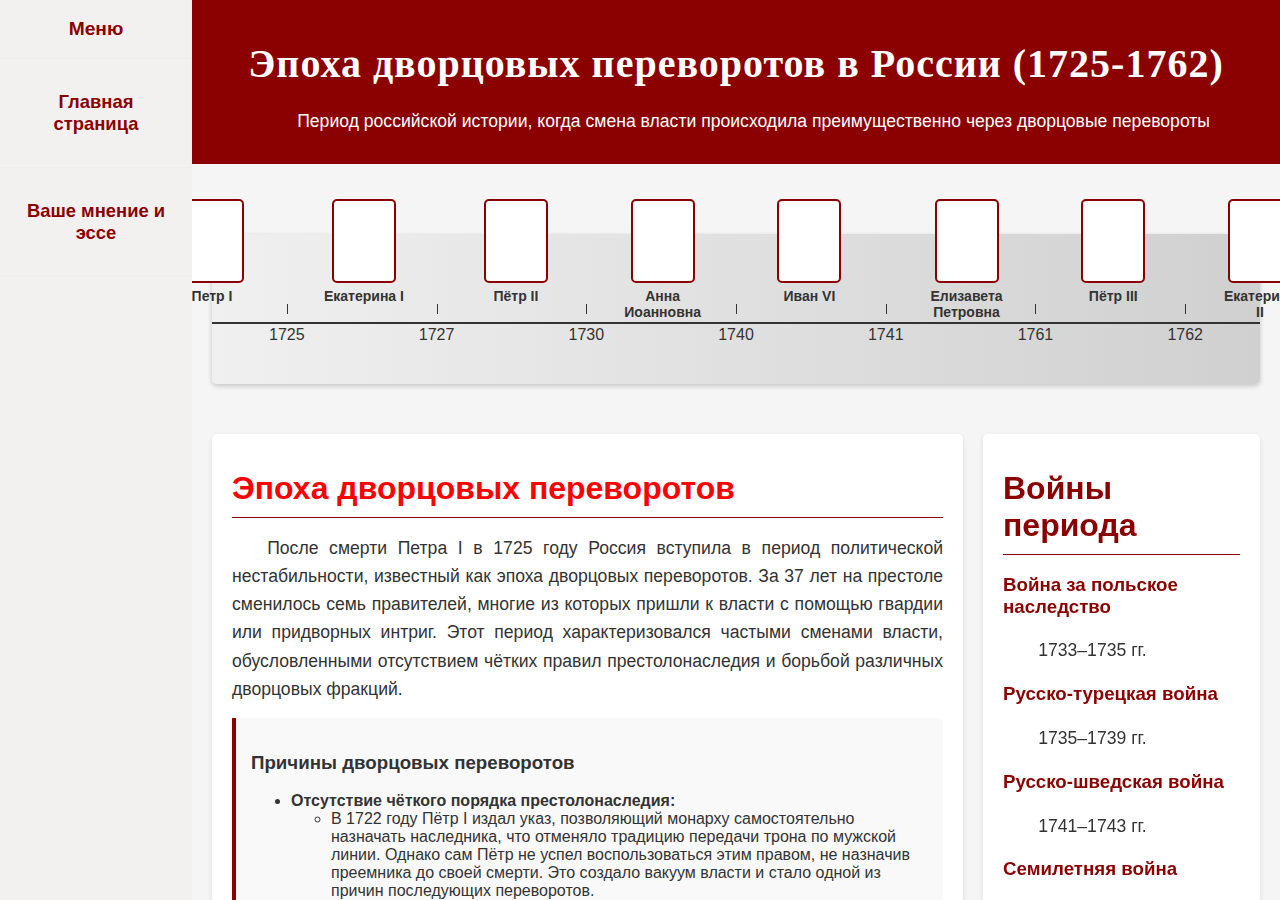
<file: index.html>
<!DOCTYPE html>
<html lang="ru">
<head>
    <meta charset="UTF-8" />
    <title>Эпоха дворцовых переворотов</title>
</head>
<frameset cols="15%,*" frameborder="0" border="0">
    <frame src="menu-frame.html" name="menu" noresize scrolling="no" frameborder="0">
    <frame src="main.html" name="content" frameborder="0">
    <noframes>
        Ваш браузер не поддерживает фреймы.
    </noframes>
</frameset>
</html>
</file>
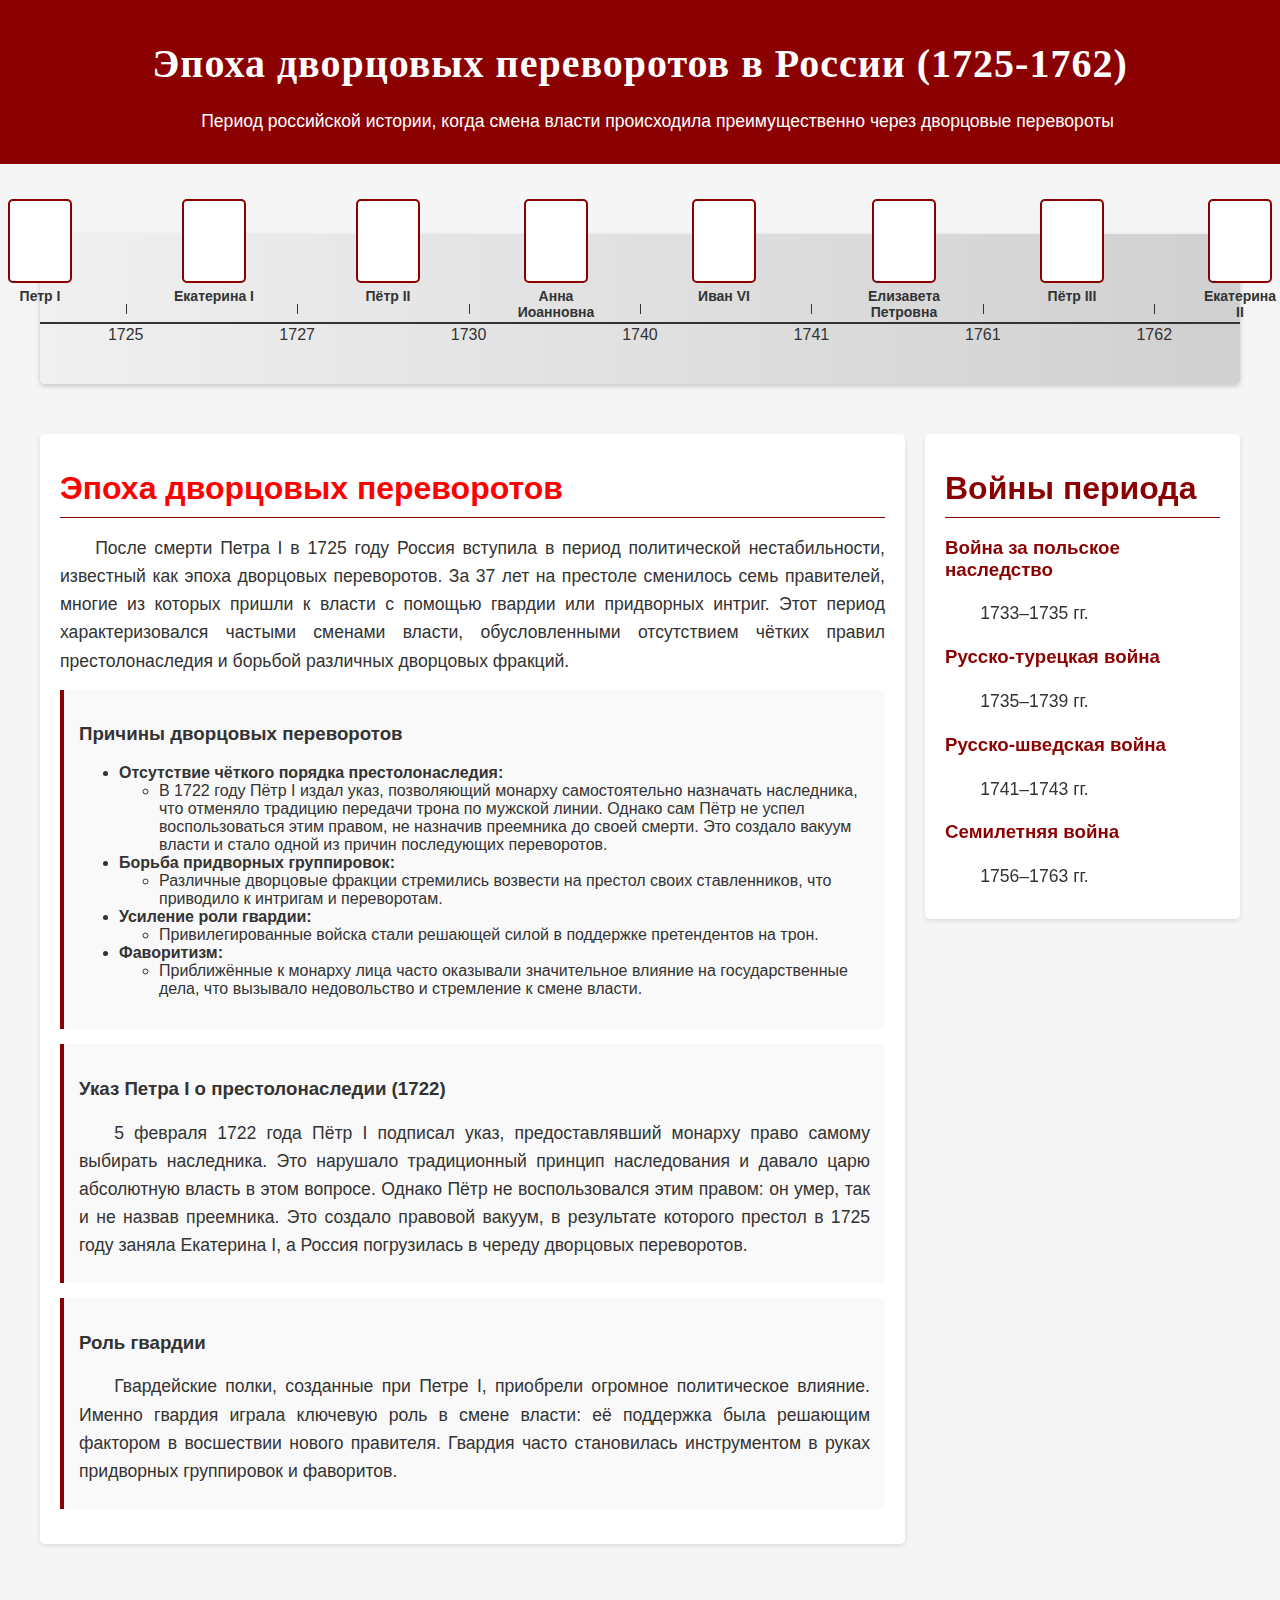
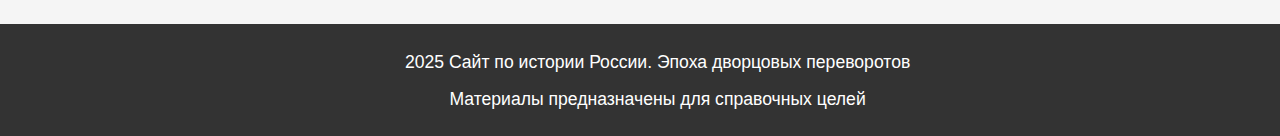
<file: main.html>
<!DOCTYPE html>
<html lang="ru">
  <head>
    <meta name="viewport" content="width=device-width, initial-scale=1.0" />
    <title>Эпоха дворцовых переворотов в России</title>
    <link rel="stylesheet" href="style.css" />
  </head>
  <body>
    <header>
      <h1>Эпоха дворцовых переворотов в России (1725-1762)</h1>
      <p class="subtitle">
        Период российской истории, когда смена власти происходила
        преимущественно через дворцовые перевороты
      </p>
    </header>

    <div class="container">
      <div class="timeline">
        <div class="timeline-period"></div>
        <div class="timeline-years">
          <div class="timeline-year">1725</div>
          <div class="timeline-year">1727</div>
          <div class="timeline-year">1730</div>
          <div class="timeline-year">1740</div>
          <div class="timeline-year">1741</div>
          <div class="timeline-year">1761</div>
          <div class="timeline-year">1762</div>
        </div>

        <div class="rulers-container">
          <div class="ruler" style="left: 0%">
            <a href="pyotr1.html">
              <div
                class="ruler-img"
                style="
                  background-image: url('https://upload.wikimedia.org/wikipedia/commons/thumb/d/d6/Inconnu_d%27apr%C3%A8s_J.-M._Nattier%2C_Portrait_de_Pierre_Ier_%28mus%C3%A9e_de_l%E2%80%99Ermitage%29.jpg/800px-Inconnu_d%27apr%C3%A8s_J.-M._Nattier%2C_Portrait_de_Pierre_Ier_%28mus%C3%A9e_de_l%E2%80%99Ermitage%29.jpg');
                "
              ></div>
            </a>
            <div class="ruler-name">Петр I</div>
          </div>
          <div class="ruler" style="left: 14.5%">
            <a href="ekaterina1.html">
              <div
                class="ruler-img"
                style="
                  background-image: url('https://upload.wikimedia.org/wikipedia/commons/thumb/3/34/Catherine_I_of_Russia_by_Nattier.jpg/800px-Catherine_I_of_Russia_by_Nattier.jpg');
                "
              ></div>
            </a>
            <div class="ruler-name">Екатерина I</div>
          </div>
          <div class="ruler" style="left: 29%">
            <a href="pyotr2.html">
              <div
                class="ruler-img"
                style="
                  background-image: url('https://upload.wikimedia.org/wikipedia/commons/thumb/7/79/Portrait_of_Emperor_Peter_II_Alexeyevich_-_Google_Cultural_Institute.jpg/800px-Portrait_of_Emperor_Peter_II_Alexeyevich_-_Google_Cultural_Institute.jpg');
                "
              ></div>
            </a>
            <div class="ruler-name">Пётр II</div>
          </div>
          <div class="ruler" style="left: 43%">
            <a href="anna.html">
              <div
                class="ruler-img"
                style="
                  background-image: url('https://upload.wikimedia.org/wikipedia/commons/thumb/4/49/Louis_Caravaque%2C_Portrait_of_Empress_Anna_Ioannovna_%281730%29.jpg/800px-Louis_Caravaque%2C_Portrait_of_Empress_Anna_Ioannovna_%281730%29.jpg');
                "
              ></div>
            </a>
            <div class="ruler-name">Анна Иоанновна</div>
          </div>
          <div class="ruler" style="left: 57%">
            <a href="ivan.html">
              <div
                class="ruler-img"
                style="
                  background-image: url('https://upload.wikimedia.org/wikipedia/commons/e/e9/Ivan_VI_of_Russia_%28Romanov_Gallery%29_cropped.jpg');
                "
              ></div>
            </a>
            <div class="ruler-name">Иван VI</div>
          </div>
          <div class="ruler" style="left: 72%">
            <a href="elizaveta.html">
              <div
                class="ruler-img"
                style="
                  background-image: url('https://upload.wikimedia.org/wikipedia/commons/e/e7/Elisabeth_Petrovna_by_Heinrich_Buchholz.jpeg');
                "
              ></div>
            </a>
            <div class="ruler-name">Елизавета Петровна</div>
          </div>
          <div class="ruler" style="left: 86%">
            <a href="pyotr3.html">
              <div
                class="ruler-img"
                style="
                  background-image: url('https://upload.wikimedia.org/wikipedia/commons/thumb/7/7b/Portrait_of_Peter_III_of_Russia_from_the_National_Museum_of_Sweden.jpg/800px-Portrait_of_Peter_III_of_Russia_from_the_National_Museum_of_Sweden.jpg');
                "
              ></div>
            </a>
            <div class="ruler-name">Пётр III</div>
          </div>
          <div class="ruler" style="left: 100%">
            <a href="ekaterina2.html">
              <div
                class="ruler-img"
                style="
                  background-image: url('https://upload.wikimedia.org/wikipedia/commons/thumb/7/72/Catherine_II_after_Roslin%2C_Rokotov_%281780s%2C_Kunsthistorisches_Museum%29.jpg/800px-Catherine_II_after_Roslin%2C_Rokotov_%281780s%2C_Kunsthistorisches_Museum%29.jpg');
                "
              ></div>
            </a>
            <div class="ruler-name">Екатерина II</div>
          </div>
        </div>
      </div>

      <div class="content-section">
        <main class="main-content">
          <h2><font color="red">Эпоха дворцовых переворотов</font></h2>
          <p>
            После смерти Петра I в 1725 году Россия вступила в период
            политической нестабильности, известный как эпоха дворцовых
            переворотов. За 37 лет на престоле сменилось семь правителей, многие
            из которых пришли к власти с помощью гвардии или придворных интриг.
            Этот период характеризовался частыми сменами власти, обусловленными
            отсутствием чётких правил престолонаследия и борьбой различных
            дворцовых фракций.
          </p>

          <div class="event-card">
            <h3>Причины дворцовых переворотов</h3>
            <ul>
              <li>
                <strong>Отсутствие чёткого порядка престолонаследия:</strong>
                <ul>
                  <li>
                    В 1722 году Пётр I издал указ, позволяющий монарху
                    самостоятельно назначать наследника, что отменяло традицию
                    передачи трона по мужской линии. Однако сам Пётр не успел
                    воспользоваться этим правом, не назначив преемника до своей
                    смерти. Это создало вакуум власти и стало одной из причин
                    последующих переворотов.
                  </li>
                </ul>
              </li>
              <li>
                <strong>Борьба придворных группировок:</strong>
                <ul>
                  <li>
                    Различные дворцовые фракции стремились возвести на престол
                    своих ставленников, что приводило к интригам и переворотам.
                  </li>
                </ul>
              </li>
              <li>
                <strong>Усиление роли гвардии:</strong>
                <ul>
                  <li>
                    Привилегированные войска стали решающей силой в поддержке
                    претендентов на трон.
                  </li>
                </ul>
              </li>
              <li>
                <strong>Фаворитизм:</strong>
                <ul>
                  <li>
                    Приближённые к монарху лица часто оказывали значительное
                    влияние на государственные дела, что вызывало недовольство и
                    стремление к смене власти.
                  </li>
                </ul>
              </li>
            </ul>
          </div>

          <div class="event-card">
            <h3>Указ Петра I о престолонаследии (1722)</h3>
            <p>
              5 февраля 1722 года Пётр I подписал указ, предоставлявший монарху
              право самому выбирать наследника. Это нарушало традиционный
              принцип наследования и давало царю абсолютную власть в этом
              вопросе. Однако Пётр не воспользовался этим правом: он умер, так и
              не назвав преемника. Это создало правовой вакуум, в результате
              которого престол в 1725 году заняла Екатерина I, а Россия
              погрузилась в череду дворцовых переворотов.
            </p>
          </div>

          <div class="event-card">
            <h3>Роль гвардии</h3>
            <p>
              Гвардейские полки, созданные при Петре I, приобрели огромное
              политическое влияние. Именно гвардия играла ключевую роль в смене
              власти: её поддержка была решающим фактором в восшествии нового
              правителя. Гвардия часто становилась инструментом в руках
              придворных группировок и фаворитов.
            </p>
          </div>
        </main>

        <aside class="sidebar">
          <h2>Войны периода</h2>
          <h3>
            <a href="anna.html#poland-war" target="content" class="nav-link"
              >Война за польское наследство</a
            >
          </h3>
          <p>1733–1735 гг.</p>
          <h3>
            <a href="anna.html#turkey-war" target="content" class="nav-link"
              >Русско-турецкая война</a
            >
          </h3>
          <p>1735–1739 гг.</p>
          <h3>
            <a
              href="elizaveta.html#swedishwar"
              target="content"
              class="nav-link"
              >Русско-шведская война</a
            >
          </h3>
          <p>1741–1743 гг.</p>
          <h3>
            <a href="elizaveta.html#semilet" target="content" class="nav-link"
              >Семилетняя война</a
            >
          </h3>
          <p>1756–1763 гг.</p>
        </aside>
      </div>
    </div>

    <footer>
      <p style="text-align: center">
        2025 Сайт по истории России. Эпоха дворцовых переворотов
      </p>
      <p style="text-align: center">
        Материалы предназначены для справочных целей
      </p>
    </footer>
  </body>
</html>
</file>
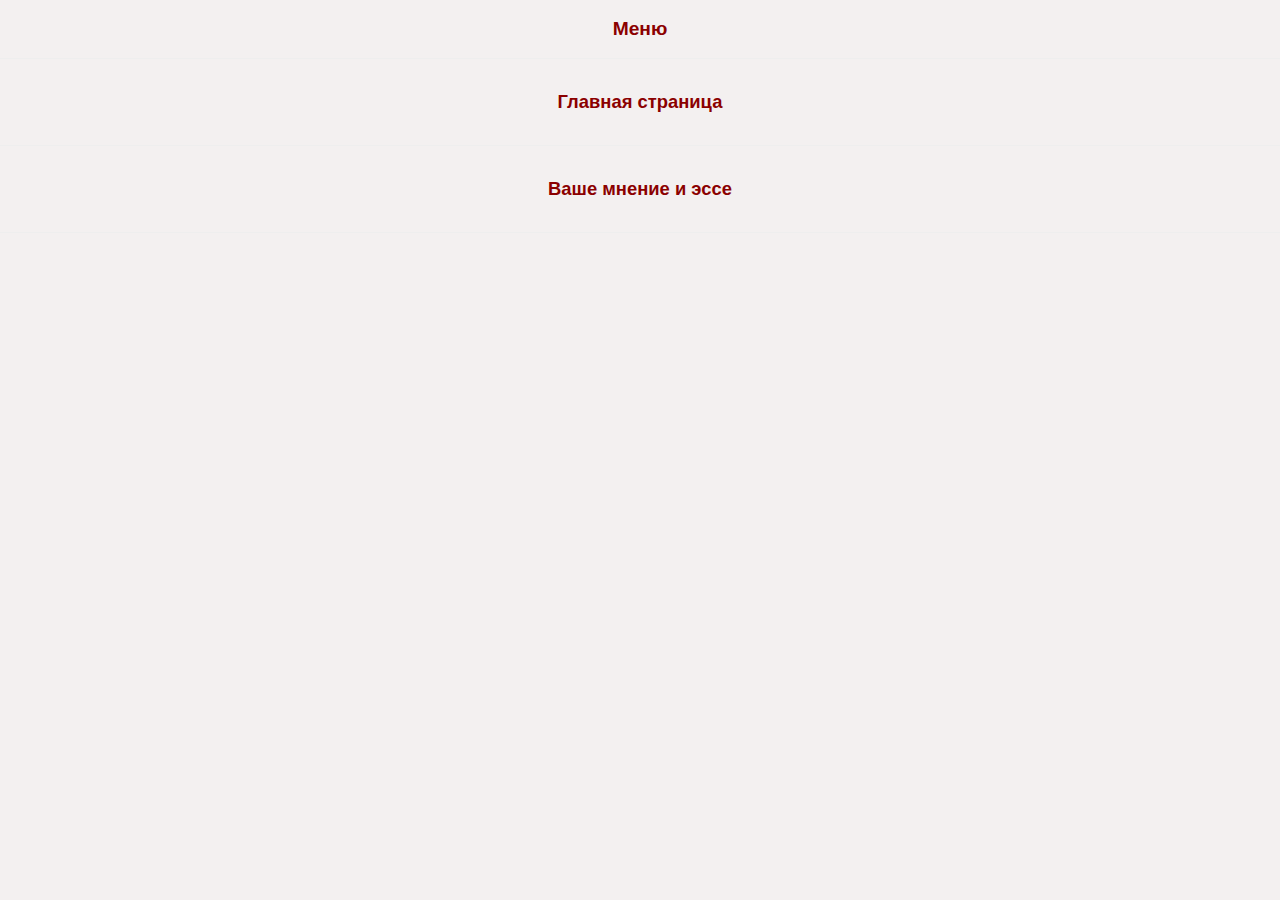
<file: menu-frame.html>
<!DOCTYPE html>
<html lang="ru">
  <head>
    <meta charset="UTF-8" />
    <title>Меню</title>
    <link rel="stylesheet" href="style.css" />
    <style>
      body {
        background: #f3f0f0;
        margin: 0;
        padding: 0;
      }
      .menu-link {
        display: block;
        padding: 18px 24px;
        color: #8b0000;
        text-decoration: none;
        font-size: 1.15em;
        font-weight: bold;
        transition: background 0.2s;
      }
      .menu-link:hover {
        background: #ffeaea;
        color: #2d3e50;
      }
      .menu-title {
        font-size: 1.3em;
        font-weight: bold;
        color: #8b0000;
        text-align: center;
        margin: 24px 0 18px 0;
      }
    </style>
  </head>
  <body>
    <nav>
      <table
        style="width: 100%; background: #f3f0f0; border-collapse: collapse"
      >
        <tr>
          <td
            style="
              padding: 18px 0;
              text-align: center;
              color: #8b0000;
              font-size: 1.2em;
              font-weight: bold;
              border-bottom: 1px solid #eee;
            "
          >
            Меню
          </td>
        </tr>
        <tr>
          <td
            style="
              padding: 14px 0;
              text-align: center;
              border-bottom: 1px solid #eee;
            "
          >
            <a href="main.html" class="menu-link" target="content"
              >Главная страница</a
            >
          </td>
        </tr>
        <tr>
          <td
            style="
              padding: 14px 0;
              text-align: center;
              border-bottom: 1px solid #eee;
            "
          >
            <a href="test.html" class="menu-link" target="content"
              >Ваше мнение и эссе</a
            >
          </td>
        </tr>
      </table>
    </nav>
  </body>
</html>
</file>
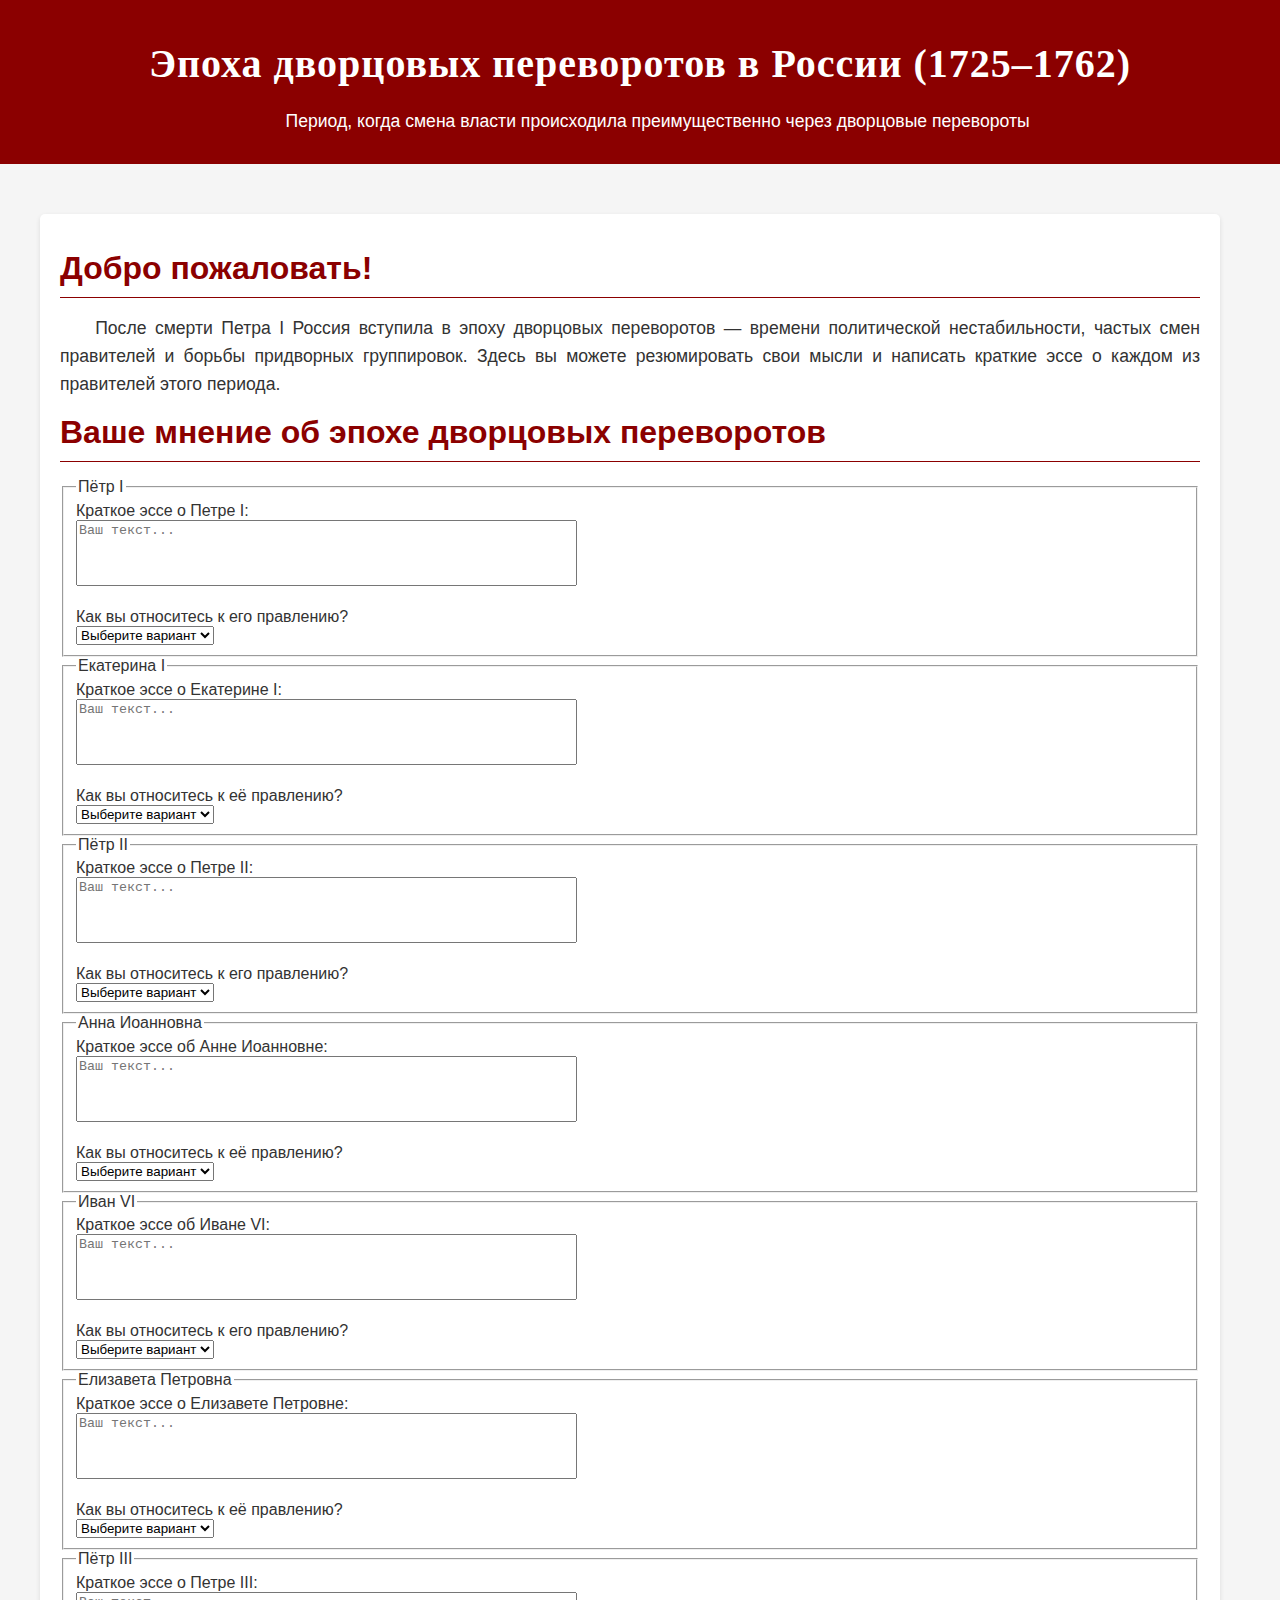
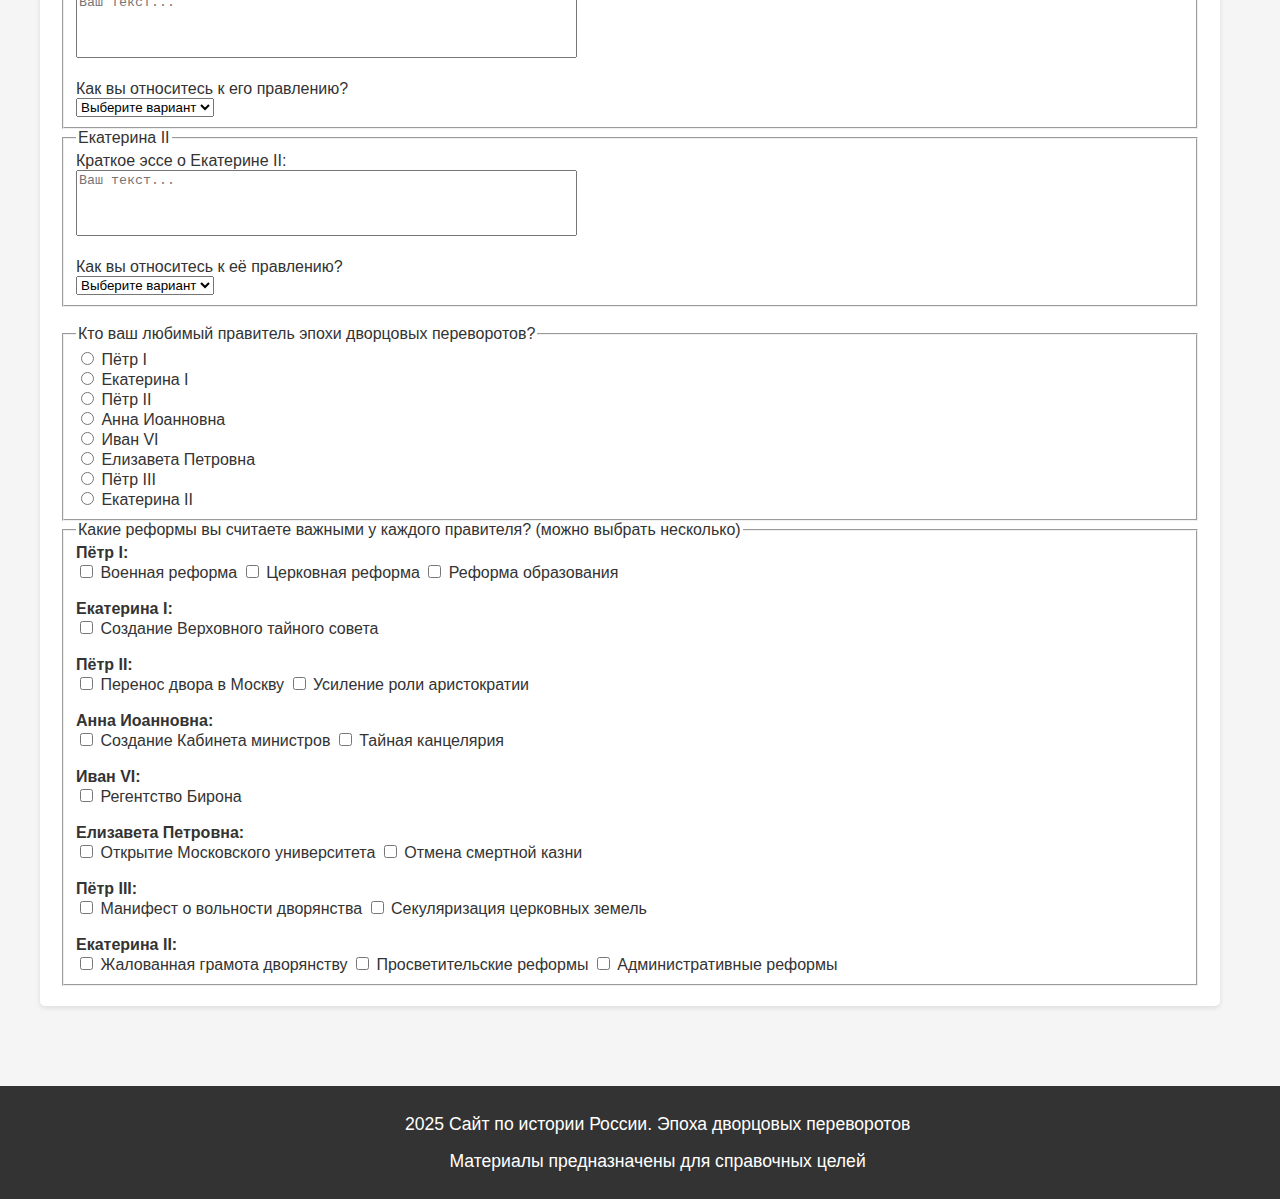
<file: test.html>
<!DOCTYPE html>
<html lang="ru">
  <head>
    <meta charset="UTF-8" />
    <title>Эпоха дворцовых переворотов в России — Эссе</title>
    <link rel="stylesheet" href="style.css" />
  </head>
  <body>
    <header>
      <h1>Эпоха дворцовых переворотов в России (1725–1762)</h1>
      <p class="subtitle">
        Период, когда смена власти происходила преимущественно через дворцовые
        перевороты
      </p>
    </header>
    <div class="container">
      <div class="content-section">
        <main class="main-content">
          <h2>Добро пожаловать!</h2>
          <p>
            После смерти Петра I Россия вступила в эпоху дворцовых переворотов —
            времени политической нестабильности, частых смен правителей и борьбы
            придворных группировок. Здесь вы можете резюмировать свои мысли и
            написать краткие эссе о каждом из правителей этого периода.
          </p>
          <h2 id="essays">Ваше мнение об эпохе дворцовых переворотов</h2>
          <form>
            <!-- Пётр I -->
            <fieldset>
              <legend>Пётр I</legend>
              <label for="essay-pyotr1">Краткое эссе о Петре I:</label><br />
              <textarea
                id="essay-pyotr1"
                name="essay-pyotr1"
                rows="4"
                cols="60"
                placeholder="Ваш текст..."
              ></textarea
              ><br /><br />
              <label>Как вы относитесь к его правлению?</label><br />
              <select name="attitude-pyotr1">
                <option value="">Выберите вариант</option>
                <option value="positive">Положительно</option>
                <option value="neutral">Нейтрально</option>
                <option value="negative">Отрицательно</option>
              </select>
            </fieldset>
            <!-- Екатерина I -->
            <fieldset>
              <legend>Екатерина I</legend>
              <label for="essay-ekaterina1">Краткое эссе о Екатерине I:</label
              ><br />
              <textarea
                id="essay-ekaterina1"
                name="essay-ekaterina1"
                rows="4"
                cols="60"
                placeholder="Ваш текст..."
              ></textarea
              ><br /><br />
              <label>Как вы относитесь к её правлению?</label><br />
              <select name="attitude-ekaterina1">
                <option value="">Выберите вариант</option>
                <option value="positive">Положительно</option>
                <option value="neutral">Нейтрально</option>
                <option value="negative">Отрицательно</option>
              </select>
            </fieldset>
            <!-- Пётр II -->
            <fieldset>
              <legend>Пётр II</legend>
              <label for="essay-pyotr2">Краткое эссе о Петре II:</label><br />
              <textarea
                id="essay-pyotr2"
                name="essay-pyotr2"
                rows="4"
                cols="60"
                placeholder="Ваш текст..."
              ></textarea
              ><br /><br />
              <label>Как вы относитесь к его правлению?</label><br />
              <select name="attitude-pyotr2">
                <option value="">Выберите вариант</option>
                <option value="positive">Положительно</option>
                <option value="neutral">Нейтрально</option>
                <option value="negative">Отрицательно</option>
              </select>
            </fieldset>
            <!-- Анна Иоанновна -->
            <fieldset>
              <legend>Анна Иоанновна</legend>
              <label for="essay-anna">Краткое эссе об Анне Иоанновне:</label
              ><br />
              <textarea
                id="essay-anna"
                name="essay-anna"
                rows="4"
                cols="60"
                placeholder="Ваш текст..."
              ></textarea
              ><br /><br />
              <label>Как вы относитесь к её правлению?</label><br />
              <select name="attitude-anna">
                <option value="">Выберите вариант</option>
                <option value="positive">Положительно</option>
                <option value="neutral">Нейтрально</option>
                <option value="negative">Отрицательно</option>
              </select>
            </fieldset>
            <!-- Иван VI -->
            <fieldset>
              <legend>Иван VI</legend>
              <label for="essay-ivan">Краткое эссе об Иване VI:</label><br />
              <textarea
                id="essay-ivan"
                name="essay-ivan"
                rows="4"
                cols="60"
                placeholder="Ваш текст..."
              ></textarea
              ><br /><br />
              <label>Как вы относитесь к его правлению?</label><br />
              <select name="attitude-ivan">
                <option value="">Выберите вариант</option>
                <option value="positive">Положительно</option>
                <option value="neutral">Нейтрально</option>
                <option value="negative">Отрицательно</option>
              </select>
            </fieldset>
            <!-- Елизавета Петровна -->
            <fieldset>
              <legend>Елизавета Петровна</legend>
              <label for="essay-elizaveta"
                >Краткое эссе о Елизавете Петровне:</label
              ><br />
              <textarea
                id="essay-elizaveta"
                name="essay-elizaveta"
                rows="4"
                cols="60"
                placeholder="Ваш текст..."
              ></textarea
              ><br /><br />
              <label>Как вы относитесь к её правлению?</label><br />
              <select name="attitude-elizaveta">
                <option value="">Выберите вариант</option>
                <option value="positive">Положительно</option>
                <option value="neutral">Нейтрально</option>
                <option value="negative">Отрицательно</option>
              </select>
            </fieldset>
            <!-- Пётр III -->
            <fieldset>
              <legend>Пётр III</legend>
              <label for="essay-pyotr3">Краткое эссе о Петре III:</label><br />
              <textarea
                id="essay-pyotr3"
                name="essay-pyotr3"
                rows="4"
                cols="60"
                placeholder="Ваш текст..."
              ></textarea
              ><br /><br />
              <label>Как вы относитесь к его правлению?</label><br />
              <select name="attitude-pyotr3">
                <option value="">Выберите вариант</option>
                <option value="positive">Положительно</option>
                <option value="neutral">Нейтрально</option>
                <option value="negative">Отрицательно</option>
              </select>
            </fieldset>
            <!-- Екатерина II -->
            <fieldset>
              <legend>Екатерина II</legend>
              <label for="essay-ekaterina2">Краткое эссе о Екатерине II:</label
              ><br />
              <textarea
                id="essay-ekaterina2"
                name="essay-ekaterina2"
                rows="4"
                cols="60"
                placeholder="Ваш текст..."
              ></textarea
              ><br /><br />
              <label>Как вы относитесь к её правлению?</label><br />
              <select name="attitude-ekaterina2">
                <option value="">Выберите вариант</option>
                <option value="positive">Положительно</option>
                <option value="neutral">Нейтрально</option>
                <option value="negative">Отрицательно</option>
              </select>
            </fieldset>
            <br />
            <fieldset>
              <legend>
                Кто ваш любимый правитель эпохи дворцовых переворотов?
              </legend>
              <label
                ><input type="radio" name="favorite" value="pyotr1" /> Пётр
                I</label
              ><br />
              <label
                ><input type="radio" name="favorite" value="ekaterina1" />
                Екатерина I</label
              ><br />
              <label
                ><input type="radio" name="favorite" value="pyotr2" /> Пётр
                II</label
              ><br />
              <label
                ><input type="radio" name="favorite" value="anna" /> Анна
                Иоанновна</label
              ><br />
              <label
                ><input type="radio" name="favorite" value="ivan" /> Иван
                VI</label
              ><br />
              <label
                ><input type="radio" name="favorite" value="elizaveta" />
                Елизавета Петровна</label
              ><br />
              <label
                ><input type="radio" name="favorite" value="pyotr3" /> Пётр
                III</label
              ><br />
              <label
                ><input type="radio" name="favorite" value="ekaterina2" />
                Екатерина II</label
              >
            </fieldset>
            <fieldset>
              <legend>
                Какие реформы вы считаете важными у каждого правителя? (можно
                выбрать несколько)
              </legend>
              <strong>Пётр I:</strong><br />
              <label
                ><input type="checkbox" name="reforms-pyotr1" value="army" />
                Военная реформа</label
              >
              <label
                ><input type="checkbox" name="reforms-pyotr1" value="church" />
                Церковная реформа</label
              >
              <label
                ><input
                  type="checkbox"
                  name="reforms-pyotr1"
                  value="education"
                />
                Реформа образования</label
              ><br /><br />
              <strong>Екатерина I:</strong><br />
              <label
                ><input
                  type="checkbox"
                  name="reforms-ekaterina1"
                  value="supreme-council"
                />
                Создание Верховного тайного совета</label
              ><br /><br />
              <strong>Пётр II:</strong><br />
              <label
                ><input
                  type="checkbox"
                  name="reforms-pyotr2"
                  value="move-moscow"
                />
                Перенос двора в Москву</label
              >
              <label
                ><input
                  type="checkbox"
                  name="reforms-pyotr2"
                  value="aristocracy"
                />
                Усиление роли аристократии</label
              ><br /><br />
              <strong>Анна Иоанновна:</strong><br />
              <label
                ><input type="checkbox" name="reforms-anna" value="cabinet" />
                Создание Кабинета министров</label
              >
              <label
                ><input
                  type="checkbox"
                  name="reforms-anna"
                  value="secret-chancellery"
                />
                Тайная канцелярия</label
              ><br /><br />
              <strong>Иван VI:</strong><br />
              <label
                ><input type="checkbox" name="reforms-ivan" value="regency" />
                Регентство Бирона</label
              ><br /><br />
              <strong>Елизавета Петровна:</strong><br />
              <label
                ><input
                  type="checkbox"
                  name="reforms-elizaveta"
                  value="university"
                />
                Открытие Московского университета</label
              >
              <label
                ><input
                  type="checkbox"
                  name="reforms-elizaveta"
                  value="abolition-death"
                />
                Отмена смертной казни</label
              ><br /><br />
              <strong>Пётр III:</strong><br />
              <label
                ><input
                  type="checkbox"
                  name="reforms-pyotr3"
                  value="manifest-freedom"
                />
                Манифест о вольности дворянства</label
              >
              <label
                ><input
                  type="checkbox"
                  name="reforms-pyotr3"
                  value="secularization"
                />
                Секуляризация церковных земель</label
              ><br /><br />
              <strong>Екатерина II:</strong><br />
              <label
                ><input
                  type="checkbox"
                  name="reforms-ekaterina2"
                  value="charter-nobility"
                />
                Жалованная грамота дворянству</label
              >
              <label
                ><input
                  type="checkbox"
                  name="reforms-ekaterina2"
                  value="education"
                />
                Просветительские реформы</label
              >
              <label
                ><input
                  type="checkbox"
                  name="reforms-ekaterina2"
                  value="administrative"
                />
                Административные реформы</label
              >
            </fieldset>
          </form>
        </main>
      </div>
    </div>

    <footer>
      <p style="text-align: center">
        2025 Сайт по истории России. Эпоха дворцовых переворотов
      </p>
      <p style="text-align: center">
        Материалы предназначены для справочных целей
      </p>
    </footer>
  </body>
</html>
</file>
<file: style.css>
body {
	font-family: 'Arial';
	margin: 0;
	padding: 0;
	background-color: #f5f5f5;
	color: #333;
	word-break: break-word;
}

header {
	background-color: #8B0000;
	color: white;
	padding: 20px;
	text-align: center;
}

header h1 {
	color: #fff;
	text-align: center;
	font-size: 2.5em;
	margin-top: 20px;
	margin-bottom: 20px;
	padding-left: 10px;
	padding-right: 10px;
}

.subtitle {
	color: #fff;
	text-align: center;
}


.container {
	max-width: 1200px;
	margin: 0 auto;
	padding: 20px;
}

.infobox {
	border: 2px solid #8B0000;
	border-collapse: collapse;
	margin: auto;
	background-color: white;
	color: black;
	width: 100%;
	border-radius: 10px;
}

.infobox td {
	border: 3px solid #8B0000;
	padding: 5px;
	vertical-align: top;
}

.infobox img {
	max-width: 100%;
	height: auto;
}


.timeline {
	position: relative;
	height: 150px;
	background: linear-gradient(to right, #f0f0f0, #d0d0d0);
	margin: 50px 0;
	border-radius: 5px;
	box-shadow: 0 2px 5px rgba(0, 0, 0, 0.2);
}

.timeline-period {
	position: absolute;
	bottom: 60px;
	height: 2px;
	width: 100%;
	background-color: #333;
}

.timeline-years {
	position: absolute;
	bottom: 40px;
	width: 100%;
	display: flex;
	justify-content: space-between;
}

.timeline-year {
	position: relative;
	text-align: center;
	width: 0;
	flex-grow: 1;
}

.timeline-year::before {
	content: '';
	position: absolute;
	top: -22px;
	left: 50%;
	width: 1px;
	height: 10px;
	background-color: #333;
}

.rulers-container {
	position: absolute;
	bottom: 60px;
	width: 100%;
	height: 180px;
}

.ruler {
	position: absolute;
	bottom: 5px;
	width: 80px;
	height: 120px;
	transform: translateX(-50%);
	text-align: center;
	cursor: pointer;
	transition: all 0.3s;
}

.ruler:hover {
	transform: translateX(-50%) scale(1.2);
	z-index: 10;
}

.ruler-img {
	width: 60px;
	height: 80px;
	margin: 0 auto;
	background-color: #fff;
	border: 2px solid #8B0000;
	border-radius: 5px;
	background-size: cover;
	background-position: center;
}

.infobox-header {
	background-color: #8B0000;
	text-align: center;
	color: white;
}

.infobox-img-cell {
	background-color: #8B0000;
	text-align: center;
	height: 300px;
}

.ruler-name {
	margin-top: 5px;
	font-weight: bold;
	font-size: 14px;
}

.content-section {
	display: flex;
	flex-wrap: wrap;
	min-height: 50vh;
	margin: 30px 0;
}

.main-content {
	flex: 3;
	padding: 20px;
	background-color: white;
	border-radius: 5px;
	box-shadow: 0 2px 5px rgba(0, 0, 0, 0.1);
	margin-right: 20px;
}

.sidebar {
	overflow-y: auto;
	max-height: calc(80vh);
	flex: 1;
	align-self: flex-start;
	top: 10px;
	position: sticky;
	background-color: white;
	padding: 20px;
	border-radius: 5px;
	box-shadow: 0 2px 5px rgba(0, 0, 0, 0.1);
}

.sidebar::-webkit-scrollbar {
	width: 0;
	background: transparent;
}

.content-section {
	display: flex;
	flex-wrap: wrap;
	align-items: flex-start;
	min-height: 600px;
}

footer {
	background-color: #333;
	color: white;
	text-align: center;
	padding: 15px;
	margin-top: 30px;
	font-family: 'Segoe UI', sans-serif;
}

h1 {
	font-size: 2.5em;
	font-weight: bold;
	margin-bottom: 0.2em;
	margin-top: 0.2em;
	color: #8B0000;
	text-align: center;
	letter-spacing: 1px;
	font-family: 'Times New Roman', serif;
}

h2 {
	color: #8B0000;
	border-bottom: 1px solid #8B0000;
	padding-bottom: 10px;
	font-size: 2em;
	margin-top: 0.5em;
	margin-bottom: 0.5em;
	text-align: left;
}

p {
	text-indent: 2em;
	text-align: justify;
	margin-top: 0.5em;
	margin-bottom: 0.5em;
	font-size: 1.1em;
	line-height: 1.6;
}

.event-card {
	background-color: #f9f9f9;
	border-left: 4px solid #8B0000;
	padding: 15px;
	margin: 15px 0;
	border-radius: 0 5px 5px 0;
}

.info-table {
	width: 100%;
	border-collapse: collapse;
	margin: 20px 0;
	background-color: #fff;
	color: #333;
	border-radius: 8px;
	box-shadow: 0 1px 4px rgba(139, 0, 0, 0.07);
	overflow: hidden;
	font-size: 1em;
}

.info-table th,
.info-table td {
	border: 2px solid #8B0000;
	padding: 10px 12px;
	text-align: left;
}

.info-table th {
	background-color: #8B0000;
	color: #fff;
	font-weight: bold;
	text-align: center;
}

.info-table tr:nth-child(even) {
	background-color: #f5f5f5;
}

.info-table tr:hover {
	background-color: #ffeaea;
}

.nav-link {
	color: #8B0000;
	text-decoration: none;
}

.nav-link:visited {
	color: #8B0000;
}

.nav-link:hover,
.nav-link:focus {
	text-decoration: underline;
}

textarea {
	resize: none;
}

.historian-quotes .author {
	display: block;
	text-align: right;
}
</file>
